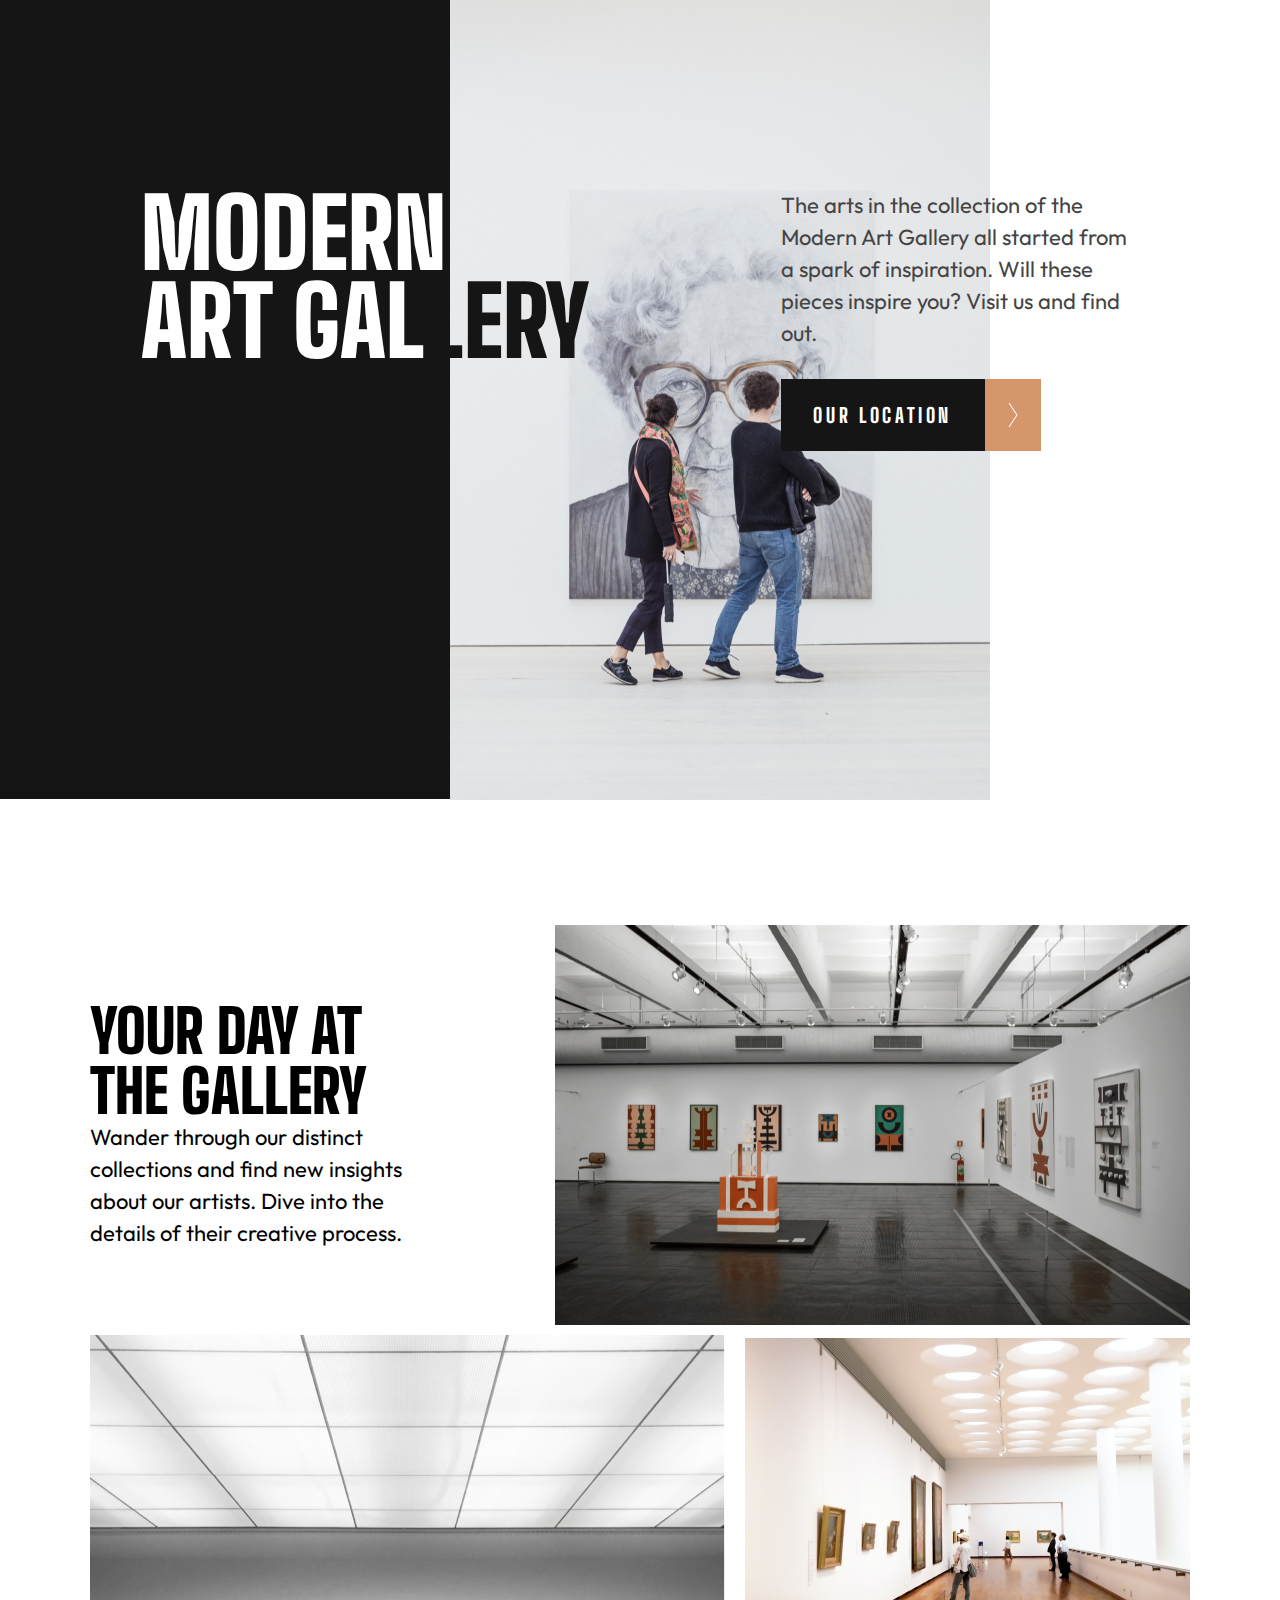
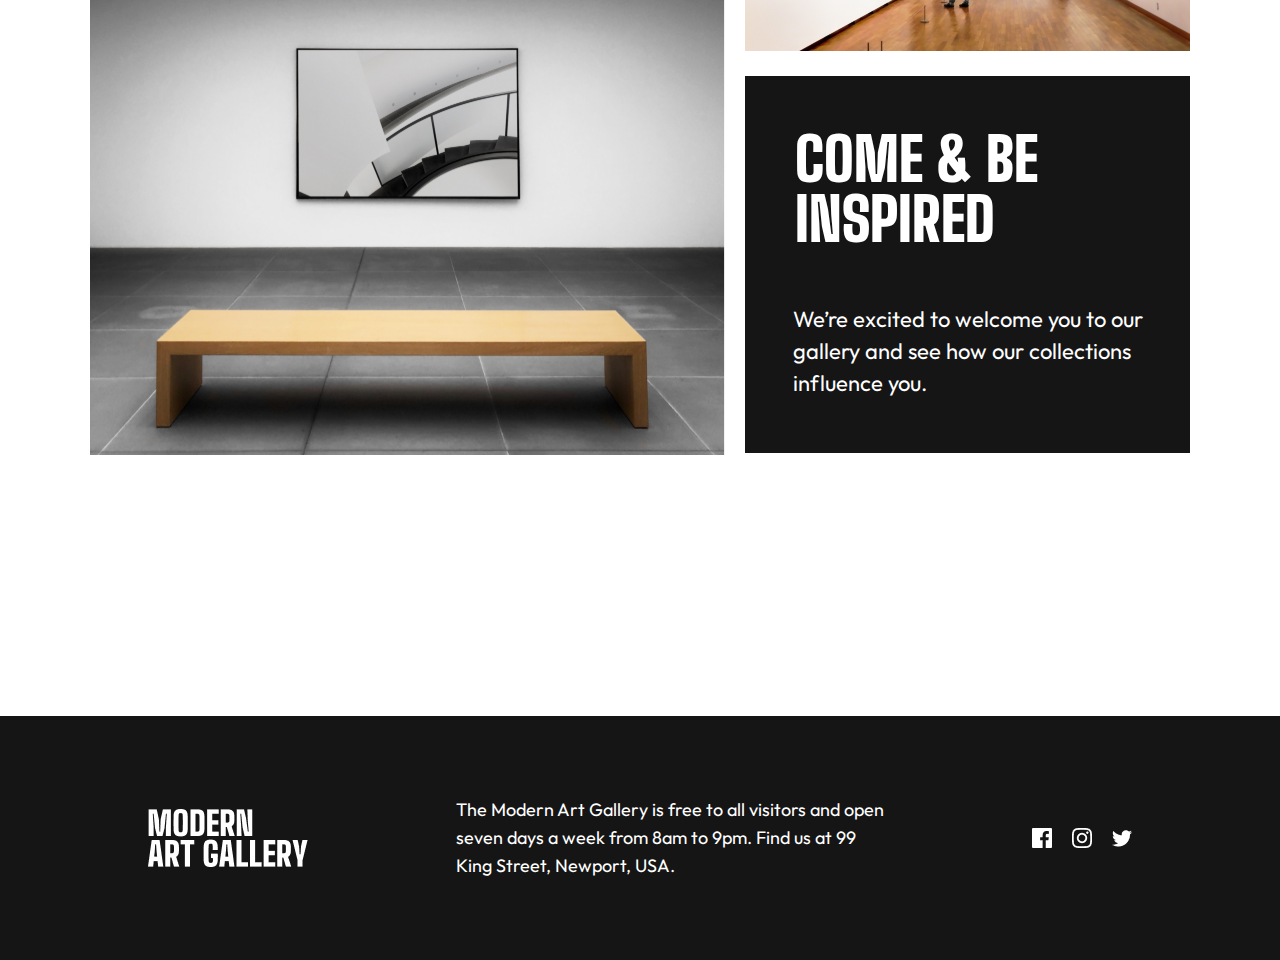
<file: index.html>
<!DOCTYPE html>
<html lang="en">
  <head>
    <meta charset="UTF-8" />
    <meta name="viewport" content="width=device-width, initial-scale=1.0" />
    <link rel="stylesheet" href="style.css" />
    <link rel="stylesheet" href="./pages/media.css">
    <title>Document</title>
  </head>
  <body>
    <header class="header">
      <div class="header_containet">
       
        <div class="black_div"></div>
        <div class="header_img">
          <img
            src="./images/photo galery.svg"
            alt="galery"
            class="galery_img"
          />
        </div>
        <h1 class="header_text">
          MODERN <br />ART GAL<span class="span_hed">LERY</span>
        </h1>
      </div>
      <div class="paragraph_div">
        <h1 class="moblie-heder">
          MODERN <br />ART GALLERY
        </h1>
        <p class="paragraph">
          The arts in the collection of the <br />Modern Art Gallery all started
          from <br />a spark of inspiration. Will these <br />pieces inspire
          you? Visit us and find <br />out.
        </p>

        <a href="./pages/page.html" class="ahref_box">
          <h1 class="btn">OUR LOCATION</h1>
          <div class="btn_img">
            <img src="./images/Path 2.png" alt="icone" />
          </div>
        </a>
      </div>
    </header>
    <section class="section1" id="row_text">
      <div class="tex_box">
        <h1 class="texbox_header">YOUR DAY AT <br />THE GALLERY</h1>
        <p class="tex_paragraph">
          Wander through our distinct <br />collections and find new insights
          <br />about our artists. Dive into the <br />details of their creative
          process.
        </p>
      </div>
      <div class="museumphoto_div">
        <img src="./images/Rectangle.svg" alt="room" class="museumphoto" />
      </div>
    </section>
    <section class="section1">
      <div class="images_div_copy2">
        <img
          src="./images/Rectangle Copy 2.svg"
          alt="Rectangle"
          class="Rectangle_photo"
        />
      </div>
      <div class="box_cont">
        <div class="images_rectange_div">
          <img
            src="./images/Rectangle Copy 4.svg"
            alt="Rectangle1"
            class="Rectangle_photo"
          />
        </div>
        <div class="black_content">
          <h1 class="heading_section_div">COME & BE INSPIRED</h1>
          <p class="text_section_div">
            We’re excited to welcome you to our <br />gallery and see how our
            collections <br />influence you.
          </p>
        </div>
      </div>
    </section>
    <footer >
      
        <div class="modern_icone_div">
          <img
            src="./images/MODERNARTGALLERY.2.png"
            alt="modern_icone"
            class="modern_icone"
          />
        </div>

        <p class="footer_paragraph">
          The Modern Art Gallery is free to all visitors and open <br>seven days a
          week from 8am to 9pm. Find us at 99 <br>King Street, Newport, USA.
        </p>
      
      <div class="icone_container">
        <img
          src="./images/facebook.png"
          alt="facebook_icone"
          class="facebook_icone"
        />
        <img
          src="./images/instag.png"
          alt="instagram_icone"
          class="instagram_icone"
        />
        <img src="./images/twit.png" alt="twit_icone" class="twit_icone" />
      </div>
    </footer>
    <script src="./script.js"></script>
  </body>
</html>
</file>
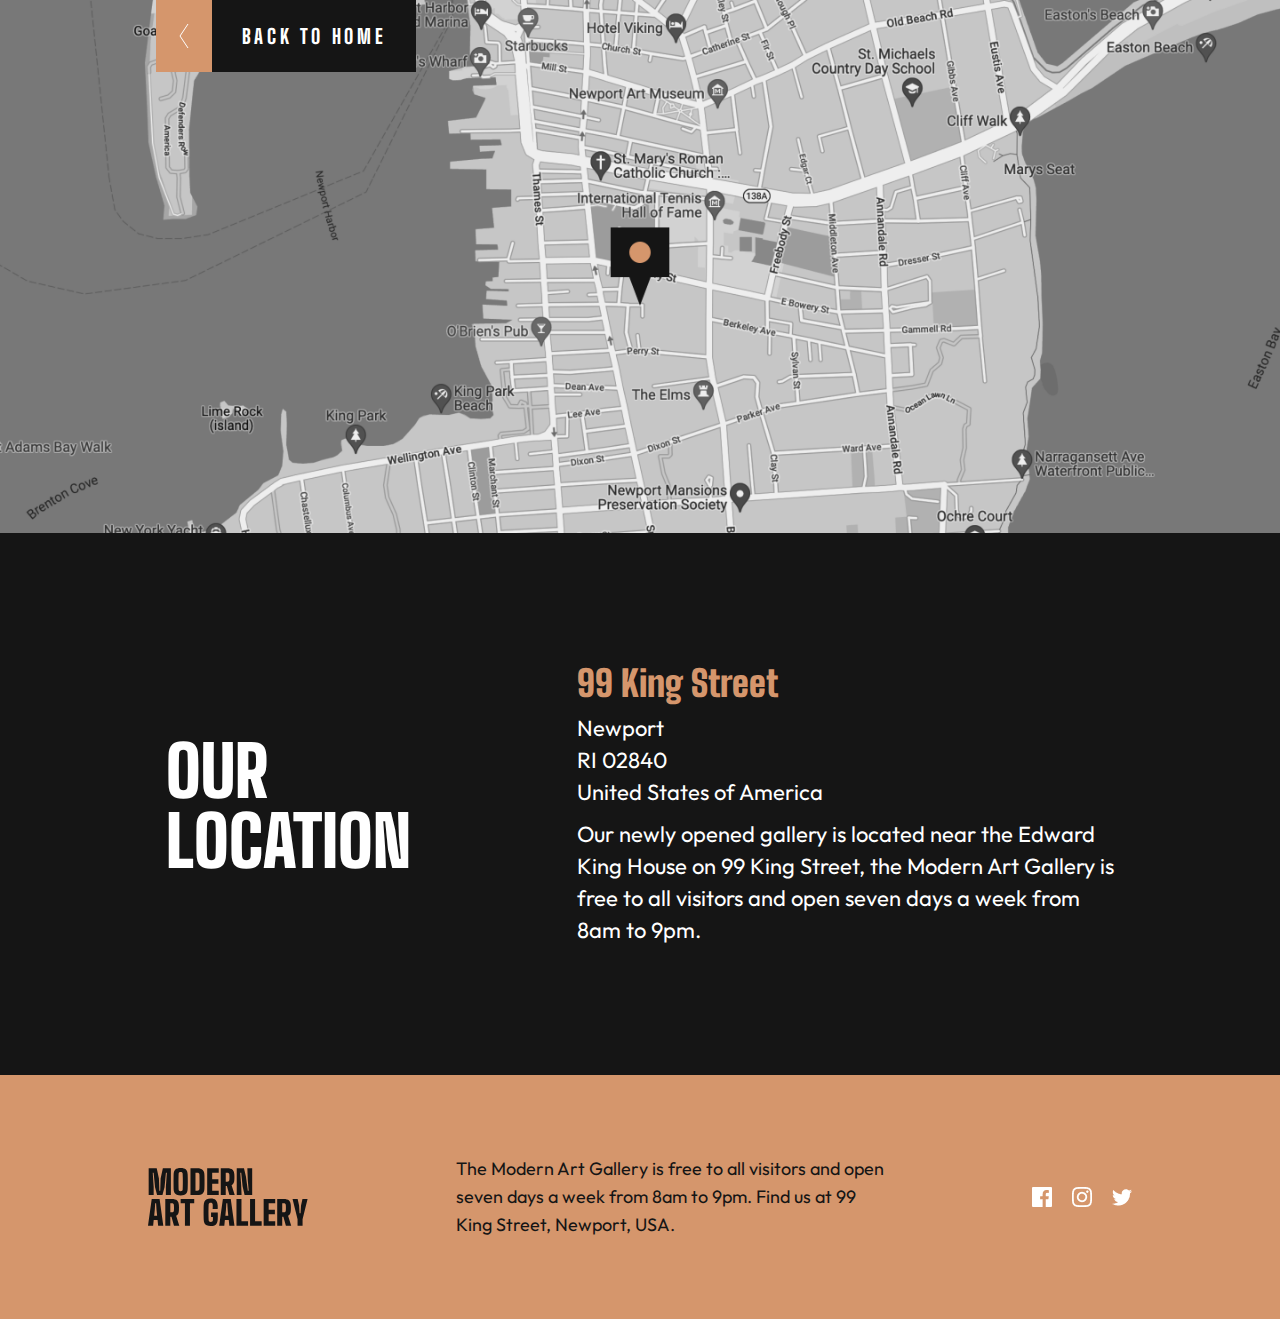
<file: pages/page.html>
<!DOCTYPE html>
<html lang="en">
  <head>
    <meta charset="UTF-8" />
    <meta name="viewport" content="width=device-width, initial-scale=1.0" />
    <link rel="stylesheet" href="./page.css" />
    <link rel="stylesheet" href="./media.css">
    <title>Document</title>
  </head>
  <body>
    <header >
        <div class="maps_div">
            <img src="../images/ig.png" alt="maps" class="maps" />
          </div>

          <a href="../index.html" class="ahref_box">
            <div class="btn_img">
                <img src="../images/icone.back.svg" alt="icone">
            </div>
            <h1 class="btn">BACK TO HOME</h1>
          </a>
    </header>
    <section>
      <div class="box">
        <h1 class="headingg">OUR <br>LOCATION</h1>
        <h1 class="heading_media">OUR LOCATION</h1>

        <div class="container">
            <h1 class="heading_tex">99 King Street</h1>
            <p class="adress_text">Newport <br>RI 02840 <br>United States of America</p>
            <p class="paragraph">
              Our newly opened gallery is located near the Edward <br>King House on
              99 King Street, the Modern Art Gallery is <br>free to all visitors and
              open seven days a week from <br>8am to 9pm.
            </p>
        
        </div>
      </div>
    </section>
    <footer >
      
        <div class="modern_icone_div">
          <img
            src="../images/MODERNARTGALLERY.svg"
            alt="modern_icone"
            class="modern_icone"
          />
        </div>

        <p class="footer_paragraph">
          The Modern Art Gallery is free to all visitors and open <br>seven days a
          week from 8am to 9pm. Find us at 99 <br>King Street, Newport, USA.
        </p>
      
      <div class="icone_container">
        <img
          src="../images/facebook.png"
          alt="facebook_icone"
          class="facebook_icone"
        />
        <img
          src="../images/instag.png"
          alt="instagram_icone"
          class="instagram_icone"
        />
        <img src="../images/twit.png" alt="twit_icone" class="twit_icone" />
      </div>
    </footer>
   <script src="../script.js"></script>
  </body>
</html>
</file>
<file: style.css>
@import url("https://fonts.googleapis.com/css2?family=Big+Shoulders+Display:wght@100..900&family=Inter:ital,opsz,wght@0,14..32,100..900;1,14..32,100..900&family=Roboto:ital,wght@0,100;0,300;0,400;0,500;0,700;0,900;1,100;1,300;1,400;1,500;1,700;1,900&display=swap");
@import url("https://fonts.googleapis.com/css2?family=Big+Shoulders+Display:wght@100..900&family=Inter:ital,opsz,wght@0,14..32,100..900;1,14..32,100..900&family=Outfit:wght@100..900&family=Roboto:ital,wght@0,100;0,300;0,400;0,500;0,700;0,900;1,100;1,300;1,400;1,500;1,700;1,900&display=swap");
@import url("https://fonts.googleapis.com/css2?family=Big+Shoulders+Display:wght@100..900&family=Inter:ital,opsz,wght@0,14..32,100..900;1,14..32,100..900&family=Outfit:wght@100..900&family=Roboto:ital,wght@0,100;0,300;0,400;0,500;0,700;0,900;1,100;1,300;1,400;1,500;1,700;1,900&display=swap");

* {
  box-sizing: border-box;
  margin: 0;
}

body {
  display: flex;
  flex-direction: column;
}

.header {
  display: flex;
  margin-bottom: 120px;
  max-width: 1800px;
  width: 100%;
  margin-left: auto;
  margin-right: auto;
  position: relative;
}
.header_containet {
  display: flex;
  flex-direction: row;
  position: relative;
  width: 1550px;
  height: 800px;
}
.black_div {
  display: flex;
  justify-content: start;
  width: 450px;
  height: 799px;
  background-color: #151515;
}

.header_img {
  max-width: 540px;
  max-height: 800px;
  width: 100%;
  height: 100%;
}

.galery_img {
  width: 100%;
  height: 100%;
  object-fit: cover;
}

.header_text {
  font-family: Big Shoulders Display;
  font-size: 96px;
  font-weight: 900;
  line-height: 88px;
  text-align: left;
  position: absolute;
  z-index: 1;
  color: #ffffff;
  top: 189px;
  left: 11%;
}

.span_hed {
  color: #151515;
}
.paragraph_div {
  display: flex;
  justify-content: center;
  flex-direction: column;
  z-index: 1;
  position: absolute;
  left: 61%;
  top: 189px;
}

.paragraph {
  color: var(--Dark-Grey, #444);
  font-feature-settings: "liga" off, "clig" off;
  font-family: Outfit;
  font-size: 22px;
  font-style: normal;
  font-weight: 400;
  line-height: 32px;
}
.moblie-heder {
  display: none;
}
.ahref_box {
  display: flex;
  margin-top: 30px;
  text-decoration: none;
}

.btn {
  display: flex;
  justify-content: center;
  align-items: center;
  color: var(--White, #fff);
  font-family: "Big Shoulders Display";
  font-size: 20px;
  font-style: normal;
  font-weight: 800;
  line-height: normal;
  letter-spacing: 3.636px;
  width: 204px;
  height: 72px;
  background: var(--Almost-Black, #151515);
  transition: 0.8s;
}

.btn_img {
  width: 56px;
  height: 72px;
  background-color: #d5966c;
  display: flex;
  justify-content: center;
  align-items: center;
  transition: 0.8s;
}

.section1 {
  display: flex;
  justify-content: space-between;
  align-items: center;
  max-width: 1110px;
  width: 100%;
  margin-left: auto;
  margin-right: auto;
  padding: 5px;
  flex-wrap: wrap;
}

.tex_box {
  display: flex;
  flex-direction: column;
  justify-content: space-evenly;
}

.texbox_header {
  font-family: Big Shoulders Display;
  font-size: 60px;
  font-weight: 900;
  line-height: 60px;
  text-align: left;
}

.tex_paragraph {
  font-family: Outfit;
  font-size: 22px;
  font-weight: 400;
  line-height: 32px;
  text-align: left;
}

.museumphoto_div {
  max-width: 635px;
  max-height: 400px;
  width: 100%;
  height: 100%;
}

.museumphoto {
  width: 100%;
  height: 100%;
  object-fit: cover;
}

.images_div_copy2 {
  max-width: 635px;
  max-height: 720px;
  width: 100%;
  height: 100%;
}

.Rectangle_photo {
  width: 100%;
  height: 100%;
  object-fit: cover;
}

.box_cont {
  max-width: 445px;
  max-height: 720px;
  width: 100%;
  height: 100%;
  display: flex;
  gap: 25px;
  flex-direction: column;
}
.black_content {
  height: 377px;
  background-color: #151515;
  display: flex;
  justify-content: space-evenly;
  align-items: center;
  flex-direction: column;
}
.images_rectange_div {
  max-width: 445px;
  max-height: 313px;
  width: 100%;
  height: 100%;
}

.heading_section_div {
  color: var(--White, #fff);
  font-feature-settings: "liga" off, "clig" off;
  font-family: "Big Shoulders Display";
  font-size: 60px;
  font-style: normal;
  font-weight: 900;
  line-height: 60px;
  text-transform: uppercase;
  margin-left: 50px;
}

.text_section_div {
  color: var(--White, #fff);
  font-feature-settings: "liga" off, "clig" off;
  font-family: Outfit;
  font-size: 22px;
  font-style: normal;
  font-weight: 400;
  line-height: 32px;
}

footer {
  width: 100%;
  height: 244px;
  background-color: #151515;
  display: flex;
  justify-content: space-evenly;
  align-items: center;
  margin-top: 20%;
  margin-left: auto;
  margin-right: auto;
}

.modern_icone_div {
  max-width: 159.57px;
  max-height: 58px;
  width: 100%;
  height: 100%;
}

.modern_icone {
  width: 100%;
  height: 100%;
  object-fit: cover;
}

.footer_paragraph {
  font-family: Outfit;
  font-size: 18px;
  font-weight: 400;
  line-height: 28px;
  text-align: left;
  color: #ffffff;
}

.icone_container {
  width: 100px;
  display: flex;
  justify-content: space-between;
  align-items: center;
}

.facebook_icone:hover {
  filter: brightness(50%) sepia(90%) saturate(300%) hue-rotate(-15deg);
}

.instagram_icone:hover {
  filter: brightness(50%) sepia(90%) saturate(300%) hue-rotate(-15deg);
}

.twit_icone:hover {
  filter: brightness(50%) sepia(90%) saturate(300%) hue-rotate(-15deg);
}

@media (max-width: 1024px) {
  .header_img {
    width: 437px;
    height: 700px;
  }
  .paragraph_div {
    position: absolute;
    left: 40%;
    top: 300px;
  }

  .paragraph {
    font-family: Outfit;
    font-size: 18px;
    font-weight: 400;
    line-height: 28px;
    text-align: left;
    z-index: 0;
  }
  .black_div {
    display: none;
  }
  .header_text {
    position: absolute;
    left: 40%;
    top: 145px;
    font-family: Big Shoulders Display;
    font-size: 70px;
    font-weight: 900;
    line-height: 65px;
    text-align: left;
    color: #151515;
  }

  .texbox_header {
    font-family: Big Shoulders Display;
    font-size: 50px;
    font-weight: 900;
    line-height: 45px;
    text-align: left;
  }

  .tex_paragraph {
    font-family: Outfit;
    font-size: 18px;
    font-weight: 400;
    line-height: 28px;
    text-align: left;
  }
  .museumphoto_div {
    max-width: 398px;
    width: 100%;
    height: 400px;
  }
  .images_div_copy2 {
    max-width: 398px;
    width: 100%;
    height: 720px;
  }
  .box_cont {
    max-width: 398px;
    width: 100%;
    height: 720px;

    gap: 10px;
  }

  .black_content {
    height: 300px;
  }
  .heading_section_div {
    font-family: Big Shoulders Display;
    font-size: 50px;
    font-weight: 900;
    line-height: 45px;
    text-align: left;
  }
  .text_section_div {
    font-family: Outfit;
    font-size: 18px;
    font-weight: 400;
    line-height: 28px;
    text-align: left;
    margin-top: 15px;
  }
  .footer_paragraph {
    font-family: Outfit;
    font-size: 16px;
    font-weight: 400;
    line-height: 26px;
    text-align: left;
  }
}

@media (max-width: 742px) {
  .header_containet {
    max-width: 375px;
    width: 100%;
    height: 240px;
  }
  .header_img {
    max-width: 375px;
    width: 100%;
    height: 240px;
  }
  .paragraph_div {
    display: flex;
    position: initial;
    margin-top: 20px;
  }
  .header_text {
    display: none;
  }

  .header {
    flex-wrap: wrap;
  }
  #row_text {
    display: flex;
    flex-direction: column-reverse;
    align-items: start;
    gap: 20px;
  }
  .section1 {
    gap: 15px;
  }

  .moblie-heder {
    display: flex;
    font-family: Big Shoulders Display;
    font-size: 60px;
    font-weight: 900;
    line-height: 55px;
    text-align: left;
  }
  .paragraph {
    font-family: Outfit;
    font-size: 18px;
    font-weight: 400;
    line-height: 28px;
    text-align: left;
    margin-top: 15px;
  }
  .texbox_header {
    font-family: Big Shoulders Display;
    font-size: 50px;
    font-weight: 900;
    line-height: 45px;
    text-align: left;
  }
  .tex_paragraph {
    color: var(--Dark-Grey, #444);
    font-family: Outfit;
    font-size: 18px;
    font-style: normal;
    font-weight: 400;
    line-height: 28px;
    margin-top: 10px;
  }
  .heading_section_div {
    display: flex;
    margin-left: 0;
    justify-content: start;
    align-items: start;
    color: var(--White, #fff);
    font-family: "Big Shoulders Display";
    font-size: 50px;
    font-style: normal;
    font-weight: 900;
    line-height: 45px;
  }

  .black_content {
    display: flex;
    justify-content: start;
    align-items: start;
    padding: 20px;
  }
  footer {
    display: flex;
    justify-content: start;
    align-items: start;
    flex-wrap: wrap;
    padding: 10px;
    margin-top: 10px;
  }
  .footer_paragraph{
    font-family: Outfit;
font-size: 16px;
font-weight: 400;
line-height: 26px;
text-align: left;
margin-top: 10px;
  }
  .icone_container{
    display: flex;
    margin-top: 10px;
  }
}
</file>
<file: pages/media.css>
@media (max-width: 915px) {
  .box {
    display: flex;
    flex-wrap: wrap;
    padding: 10%;
    height: 100%;
  }
  .headingg {
    display: none;
  }
  .heading_media {
    display: block;
    margin-right: auto;
    font-family: Big Shoulders Display;
    font-size: 50px;
    font-weight: 900;
    line-height: 45px;
    text-align: left;
    color: #ffffff;
  }
  .heading_tex {
    font-family: Big Shoulders Display;
    font-size: 32px;
    font-weight: 900;
    line-height: 32px;
    text-align: left;
  }
  .adress_text {
    font-family: Outfit;
    font-size: 18px;
    font-weight: 400;
    line-height: 28px;
    text-align: left;
  }
  .paragraph {
    font-family: Outfit;
    font-size: 18px;
    font-weight: 400;
    line-height: 28px;
    text-align: left;
  }
  footer {
    display: flex;
    flex-wrap: wrap;
    padding: 10%;
    gap: 10px;
    height: 100%;
  }
  .footer_paragraph {
    font-family: Outfit;
    font-size: 16px;
    font-weight: 400;
    line-height: 26px;
    text-align: left;
  }
  .ahref_box {
    top: 0%;
    left: 0%;
  }
  .modern_icone_div {
    margin-right: auto;
  }
}
</file>
<file: pages/page.css>
@import url("https://fonts.googleapis.com/css2?family=Big+Shoulders+Display:wght@100..900&family=Inter:ital,opsz,wght@0,14..32,100..900;1,14..32,100..900&family=Roboto:ital,wght@0,100;0,300;0,400;0,500;0,700;0,900;1,100;1,300;1,400;1,500;1,700;1,900&display=swap");
@import url("https://fonts.googleapis.com/css2?family=Big+Shoulders+Display:wght@100..900&family=Inter:ital,opsz,wght@0,14..32,100..900;1,14..32,100..900&family=Outfit:wght@100..900&family=Roboto:ital,wght@0,100;0,300;0,400;0,500;0,700;0,900;1,100;1,300;1,400;1,500;1,700;1,900&display=swap");
@import url("https://fonts.googleapis.com/css2?family=Big+Shoulders+Display:wght@100..900&family=Inter:ital,opsz,wght@0,14..32,100..900;1,14..32,100..900&family=Outfit:wght@100..900&family=Roboto:ital,wght@0,100;0,300;0,400;0,500;0,700;0,900;1,100;1,300;1,400;1,500;1,700;1,900&display=swap");

* {
  box-sizing: border-box;
  margin: 0;
}

body {
  display: flex;
  flex-direction: column;
  justify-content: center;
  align-items: center;
}

header {
  width: 100%;
  height: auto;
  position: relative;
}

section {
  display: flex;
  justify-content: center;
  align-items: center;
  flex-direction: column;
  max-width: 1800px;
  width: 100%;
  height: 548px;
}

.ahref_box {
  display: flex;
  text-decoration: none;
  position: absolute;
  left: 156px;
  top: 0px;
}

.btn {
  display: flex;
  justify-content: center;
  align-items: center;
  color: var(--White, #fff);
  font-family: "Big Shoulders Display";
  font-size: 20px;
  font-style: normal;
  font-weight: 800;
  line-height: normal;
  letter-spacing: 3.636px;
  width: 204px;
  height: 72px;
  background: var(--Almost-Black, #151515);
  transition: 0.8s;
}

.btn_img {
  width: 56px;
  height: 72px;
  background-color: #d5966c;
  display: flex;
  justify-content: center;
  align-items: center;
  transition: 0.8s;
}

.maps_div {

  width: 100%;
}

.maps {
  height: 100%;
  width: 100%;
  object-fit: cover;
}

.box {
  height: 548px;
  width: 100%;
  display: flex;
  justify-content: space-evenly;
  align-items: center;
  background-color: #151515;
  margin-top: -10px;
}
.headingg {
  font-family: Big Shoulders Display;
  font-size: 70px;
  font-weight: 900;
  line-height: 70px;
  text-align: left;
  color: #ffffff;
}

.container {
  display: flex;
  justify-content: space-evenly;
  flex-direction: column;
  gap: 10px;
}

.heading_tex {
  font-family: Big Shoulders Display;
  font-size: 36px;
  font-weight: 900;
  line-height: 36px;
  text-align: left;
  color: #d5966c;
}
.heading_media {
  display: none;
}
.adress_text {
  font-family: Outfit;
  font-size: 22px;
  font-weight: 400;
  line-height: 32px;
  text-align: left;
  color: #ffffff;
}

.paragraph {
  font-family: Outfit;
  font-size: 22px;
  font-weight: 400;
  line-height: 32px;
  text-align: left;
  color: #ffffff;
}

footer {
  width: 100%;
  height: 244px;
  background-color: #d5966c;
  display: flex;
  justify-content: space-evenly;
  align-items: center;
  margin-top: -10px;
}

.modern_icone_div {
  max-width: 159.57px;
  max-height: 58px;
  width: 100%;
  height: 100%;
}

.modern_icone {
  width: 100%;
  height: 100%;
  object-fit: cover;
}

.footer_paragraph {
  font-family: Outfit;
  font-size: 18px;
  font-weight: 400;
  line-height: 28px;
  text-align: left;
  color: #151515;
}

.icone_container {
  width: 100px;
  display: flex;
  justify-content: space-between;
  align-items: center;
}

.facebook_icone:hover {
  background-color: #151515;
}

.instagram_icone:hover {
  background-color: #151515;
}

.twit_icone:hover {
  background-color: #151515;
}
</file>
